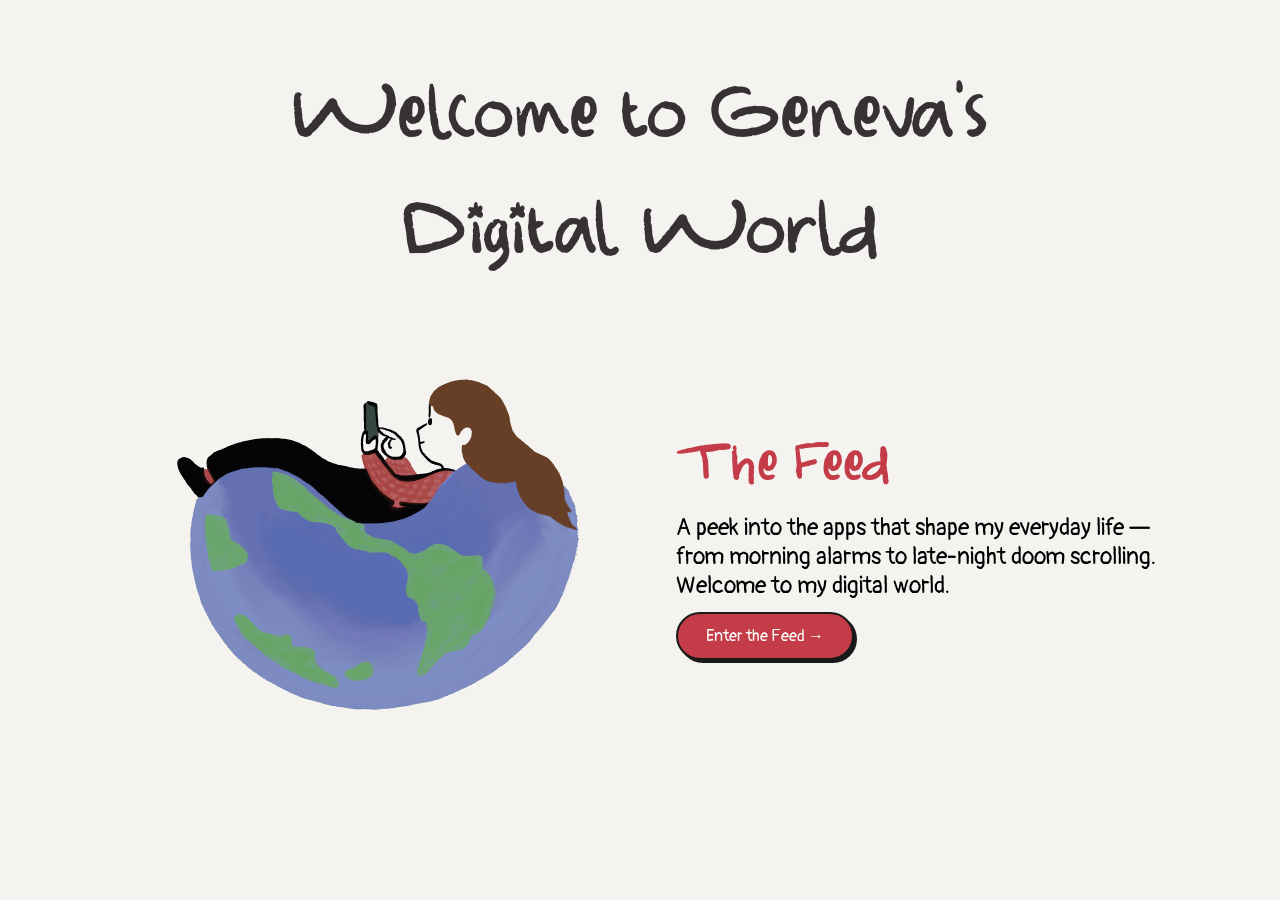
<file: index.html>
<!DOCTYPE html>
<html lang="en">
<head>
  <meta charset="UTF-8">
  <meta name="viewport" content="width=device-width, initial-scale=1.0">
  <title>Geneva's Digital World</title>
  <link rel="stylesheet" href="css/style.css">
  <link rel="preconnect" href="https://fonts.googleapis.com">
  <link rel="preconnect" href="https://fonts.gstatic.com" crossorigin>
  <link href="https://fonts.googleapis.com/css2?family=Pangolin&display=swap" rel="stylesheet">
</head>
<body>

  <h1 class="minoel-text">Welcome to Geneva's <br>Digital World</h1>

  <div class="content-row">

    <!-- Animated GIF — links to the feed -->
    <a href="feed/feed.html" class="gif" aria-label="Enter the Feed">
      <img src="img/animatedgiffinal.gif" alt="Animated logo linking to The Feed" aria-hidden="true">
    </a>

    <!-- Intro copy + CTA -->
    <section>
      <h2 class="minoel-text">The Feed</h2>
      <p>A peek into the apps that shape my everyday life —<br>
         from morning alarms to late-night doom scrolling.<br>
         Welcome to my digital world.</p>
      <a href="feed/feed.html" class="feed-btn" aria-label="Enter the Feed, a collection of apps from Geneva's digital life">Enter the Feed →</a>
    </section>

  </div>

</body>
</html>
</file>
<file: css/style.css>
/* ============================================================
   VARIABLES
   ============================================================ */

:root {
  --black:      #1a1a1a;
  --red:        #c43c47;
  /* --red:        #F24957; */
  --darkred:    #a20303;
  --blue:       #5865ab;
  --bg:         #F4F3F0;
  --white:      #ffffff;
  --font-body:  "Pangolin", cursive;
  --font-brand: "Minoel", cursive;
  --border:     2.5px solid var(--black);
  --shadow:     3px 3px 0 var(--black);
  --shadow-lg:  6px 6px 0 var(--black);
}


/* ============================================================
   CUSTOM FONT
   ============================================================ */

@font-face {
  font-family: "Minoel";
  src: url("../fonts/Minoel.otf") format("opentype"),
       url("../fonts/Minoel.ttf") format("truetype");
  font-weight: normal;
  font-style:  normal;
}

.minoel-text {
  font-family:             var(--font-brand);
  font-weight:             normal;
  line-height:             1.3;
  -webkit-font-smoothing:  antialiased;
  -moz-osx-font-smoothing: grayscale;
  text-rendering:          optimizeLegibility;
}


/* ============================================================
   BASE
   ============================================================ */

body {
  background-color: var(--bg);
}


/* ============================================================
   HEADER
   ============================================================ */

h1 {
  font-size:   clamp(40px, 7vw, 100px);
  line-height: 1;
  text-align:  center;
  margin:      50px 0 0;
  padding:     0;
  background:  linear-gradient(90deg, #363135 40%, #a07080 50%, #363135 60%);
  background-size:          200% auto;
  -webkit-background-clip:  text;
  -webkit-text-fill-color:  transparent;
  background-clip:          text;
  animation:   slideUp 0.6s ease-out both;
}


/* ============================================================
   LAYOUT
   ============================================================ */

.content-row {
  display:         flex;
  align-items:     center;
  justify-content: center;
  gap:             40px;
  width:           100%;
}


/* ============================================================
   GIF
   ============================================================ */

.gif {
  display:         flex;
  justify-content: center;
  align-items:     center;
  animation:       fadeIn 0.6s ease-in 0.2s both;
}

.gif img {
  width:  clamp(200px, 40vw, 800px);
  height: auto;
  animation: float 3s ease-in-out infinite;
}


/* ============================================================
   SECTION (intro copy)
   ============================================================ */

section {
  display:        flex;
  flex-direction: column;
  align-items:    flex-start;
  gap:            12px;
  animation:      slideUp 0.6s ease-out 0.3s both;
}

section h2 {
  font-size: clamp(36px, 5vw, 75px);
  color:     var(--red);
  margin:    0;
}

section p {
  font-family: var(--font-body);
  font-size:   clamp(14px, 1.8vw, 24px);
  margin:      0;
}


/* ============================================================
   FEED BUTTON
   ============================================================ */

.feed-btn {
  display:         inline-block;
  padding:         12px 28px;
  background:      var(--red);
  color:           var(--white);
  font-family:     var(--font-body);
  text-decoration: none;
  border-radius:   100px;
  border:          var(--border);
  box-shadow:      var(--shadow);
  animation:       slideUp 0.6s ease-out 0.5s both,
                   pulse 2s ease-in-out 1.1s infinite;
}

.feed-btn:hover {
  transform: translateY(-2px);
}


/* ============================================================
   ANIMATIONS
   ============================================================ */

@keyframes fadeIn {
  from { opacity: 0; }
  to   { opacity: 1; }
}

@keyframes slideUp {
  from { opacity: 0; transform: translateY(30px); }
  to   { opacity: 1; transform: translateY(0); }
}

@keyframes float {
  0%, 100% { transform: translateY(0); }
  50%       { transform: translateY(-12px); }
}

@keyframes pulse {
  0%, 100% { box-shadow: var(--shadow); }
  50%       { box-shadow: var(--shadow-lg); }
}


/* ============================================================
   RESPONSIVE — mobile (≤ 768px)
   ============================================================ */

@media (max-width: 768px) {
  body {
    display:        flex;
    flex-direction: column;
    align-items:    center;
    padding:        20px;
  }

  .content-row {
    flex-direction: column;
    align-items:    center;
  }

  .gif img {
    width: 250px;
  }

  section {
    align-items: center;
    text-align:  center;
  }
}
</file>
